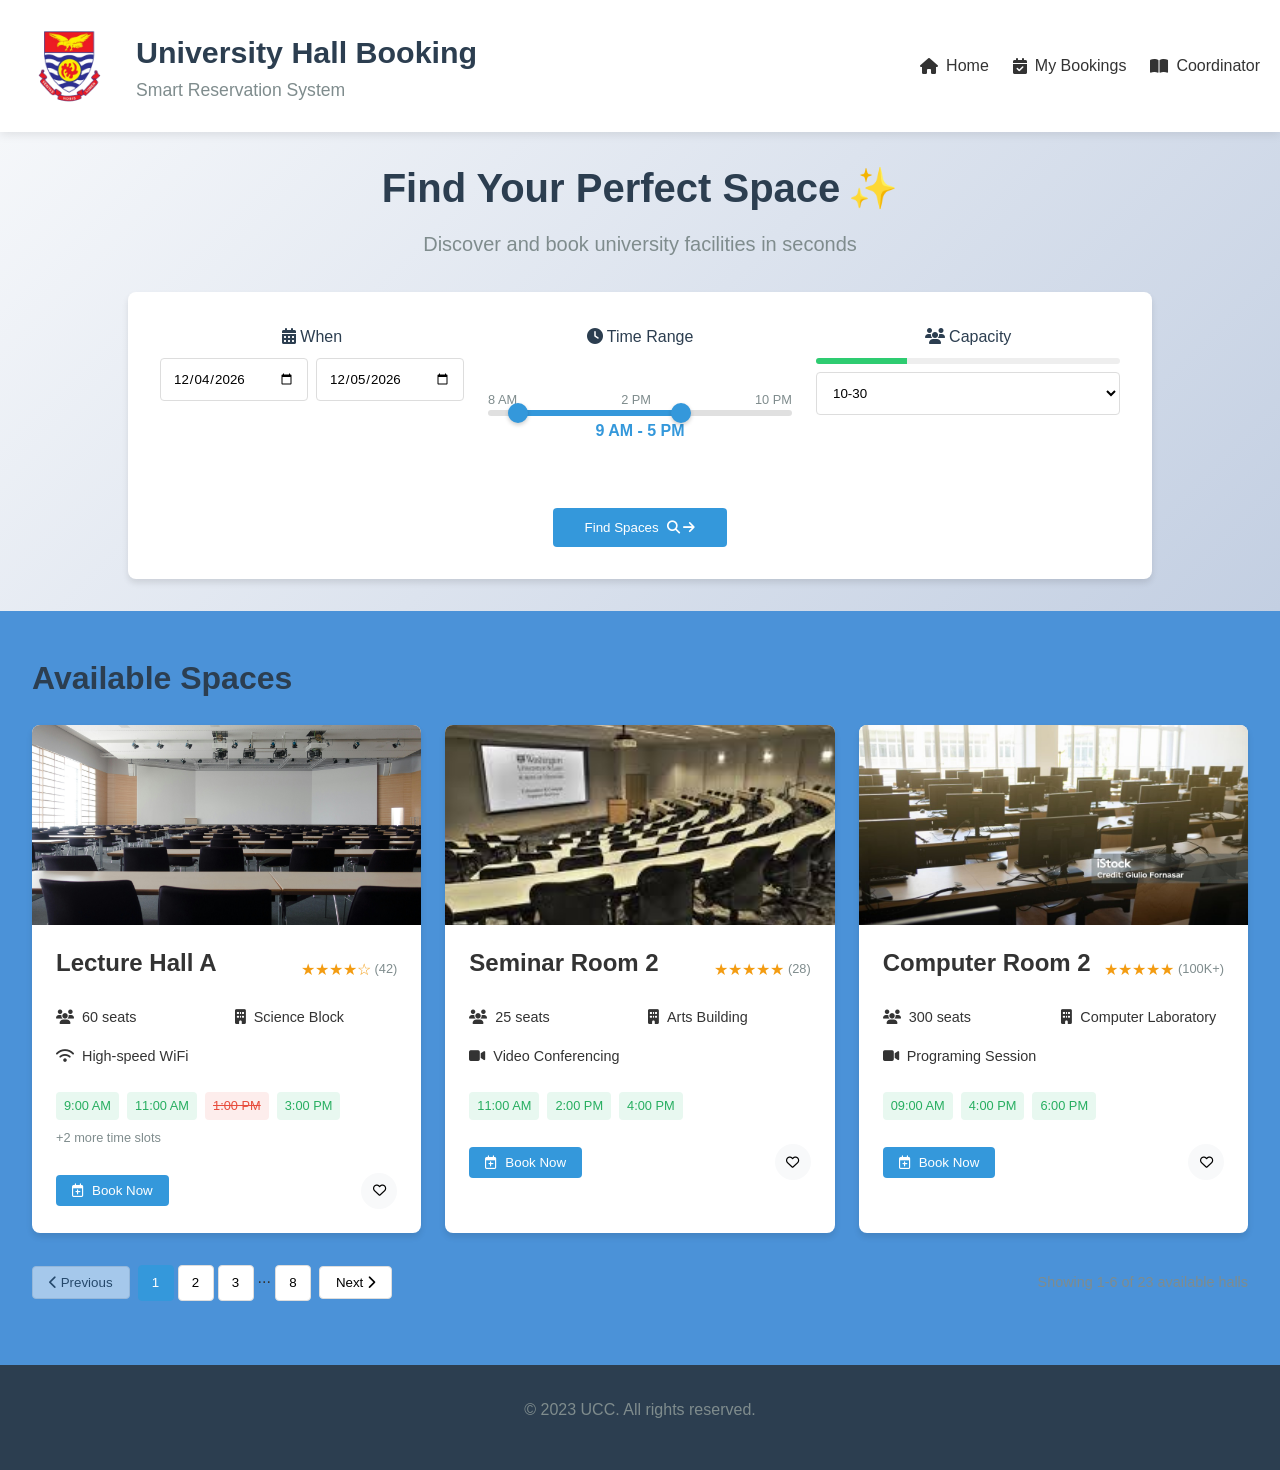
<file: index.html>
<!DOCTYPE html>
<html lang="en">
<head>
    <meta charset="UTF-8">
    <meta name="viewport" content="width=device-width, initial-scale=1.0">
    <title>University Hall Booking</title>
    <link rel="stylesheet" href="https://cdnjs.cloudflare.com/ajax/libs/font-awesome/6.4.0/css/all.min.css">
    <link rel="stylesheet" type="text/css" href="/css/style.css">
</head>

<body>
    <header class="main-header">
    <div class="container">
        <div class="header-content">
        <div class="logo-container">
            <img src="/images/ucc.png" alt="University Logo" class="logo-image">
            <a href="index.html" class="logo">
            <div class="logo-text">
                <span class="logo-title">University Hall Booking</span>
                <span class="logo-subtitle">Smart Reservation System</span>
            </div>
            </a>
        </div>
        <nav class="main-nav">
            <ul class="nav-list">
            <li class="nav-item"><a href="index.html" class="nav-link"><i class="fas fa-home"></i> Home</a></li>
            <li class="nav-item"><a href="MyBookings.html" class="nav-link"><i class="fas fa-calendar-check"></i> My Bookings</a></li>
            <li class="nav-item"><a href="coordinator.html" class="nav-link"><i class="fas fa-book-open"></i> Coordinator</a></li>
            </ul>
        </nav>
        <!-- Mobile Hamburger Menu Button -->
        <button class="mobile-menu-toggle" aria-label="Open menu">
            <i class="fas fa-bars"></i>
        </button>
        </div>
    </div>
    <!-- Mobile Nav Drawer -->
    <nav class="mobile-nav">
        <div class="mobile-nav-content">
        <div class="mobile-nav-list">
            <a href="/index.html"><i class="fas fa-home"></i> Home</a>
            <a href="/MyBookings.html"><i class="fas fa-calendar-check"></i> My Bookings</a>
            <a href="/coordinator.html"><i class="fas fa-book-open"></i> Coordinator</a>
        </div>
        </div>
    </nav>
    </header>

    
    <section class="search-section">
        <div class="search-container">
            <!-- Animated Background -->
            <div class="search-background">
                <div class="animated-wave"></div>
                <div class="particle-container"></div>
            </div>
            
            <!-- Main Content -->
            <div class="search-content">
                <h2 class="search-title">
                    <span class="title-text">Find Your Perfect Space</span>
                    <span class="title-icon">✨</span>
            </h2>
            <p class="search-subtitle">Discover and book university facilities in seconds</p>

            <!-- Smart Search Form -->
            <form class="search-form" id="smart-search-form">
                <!-- Form Tabs -->
                

                <!-- Tab Contents -->
                <div class="tab-content active" data-tab-content="quick-search">
                    <div class="smart-form-grid">
                        <!-- Date Picker with Visual Calendar -->
                        <div class="form-group calendar-group">
                            <label for="date">
                                <i class="fas fa-calendar-alt"></i> When
                            </label>
                            <div class="date-input-container">
                                <input type="date" id="startDate" class="date-input" required>
                                <input type="date" id="endDate" class="date-input" required>
                            </div>
                        </div>

                        <!-- Time Range Selector -->
                        <div class="form-group time-group">
                            <label for="time-range">
                                <i class="fas fa-clock"></i> Time Range
                            </label>
                            <div class="time-range-slider">
                                <div class="slider-track"></div>
                                <input type="range" class="slider-thumb start-time" min="8" max="22" value="9">
                                <input type="range" class="slider-thumb end-time" min="8" max="22" value="17">
                                <div class="time-labels">
                                    <span>8 AM</span>
                                    <span>2 PM</span>
                                    <span>10 PM</span>
                                </div>
                                <div class="time-display">9 AM - 5 PM</div>
                            </div>
                        </div>

                        <!-- Capacity Selector with Visual Meter -->
                        <div class="form-group capacity-group">
                            <label for="capacity">
                                <i class="fas fa-users"></i> Capacity
                            </label>
                            <div class="capacity-selector">
                                <div class="capacity-meter">
                                    <div class="meter-fill" style="width: 30%"></div>
                                </div>
                                <select id="capacity" class="styled-select">
                                    <option value="10">10-30</option>
                                    <option value="30">30-50</option>
                                    <option value="50">50-100</option>
                                    <option value="100">100+</option>
                                </select>
                            </div>
                        </div>

                        <!-- Smart Suggestions -->
                        
                    </div>
                </div>

                <!-- Advanced Search Tab (hidden by default) -->
                <div class="tab-content" data-tab-content="advanced-search">
                    <!-- Advanced form content would go here -->
                </div>

                <!-- Recent Bookings Tab (hidden by default) -->
                <div class="tab-content" data-tab-content="recent-bookings">
                    <!-- Recent bookings content would go here -->
                </div>

                <!-- Form Actions -->
                <div class="form-actions">
                    <button type="submit" class="search-btn">
                        <span class="btn-text">Find Spaces</span>
                        <span class="btn-icon">
                            <i class="fas fa-search"></i>
                            <i class="fas fa-arrow-right"></i>
                        </span>
                    </button>
                    
                </div>
            </form>

            
            
        </div>
    </div>
    </section>

    <section class="results-section">
    <!-- Dynamic Results Header -->
    <div class="results-header">
        <div class="header-content">
            <h2 class="dynamic-title">
                <span class="title-text">Available Spaces</span>
                </span>
            </h2>
        </div>

    <div class="hall-grid" id="results-view">
        <!-- Hall Card 1 with enhanced features -->
        <div class="hall-card">
            <div class="card-badge popular">Most Booked</div>
            <div class="hall-image">
                <img src="/images/lecture-hall.jpg" alt="Lecture Hall A" loading="lazy">
                <div class="image-overlay">
                    <button class="quick-view-btn" data-hall="lecture-a">
                        <i class="fas fa-expand"></i> Quick View
                    </button>
                </div>
            </div>
            <div class="hall-info">
                <div class="hall-header">
                    <h3>Lecture Hall A</h3>
                    <div class="rating" aria-label="Rating: 4.5 out of 5">
                        <span class="stars">★★★★☆</span>
                        <span class="rating-count">(42)</span>
                    </div>
                </div>
                
                <div class="hall-meta">
                    <div class="meta-item">
                        <i class="fas fa-users"></i>
                        <span>60 seats</span>
                    </div>
                    <div class="meta-item">
                        <i class="fas fa-building"></i>
                        <span>Science Block</span>
                    </div>
                    <div class="meta-item">
                        <i class="fas fa-wifi"></i>
                        <span>High-speed WiFi</span>
                    </div>
                </div>
                
                <div class="availability">
                    <div class="time-slots">
                        <span class="slot available">9:00 AM</span>
                        <span class="slot available">11:00 AM</span>
                        <span class="slot booked">1:00 PM</span>
                        <span class="slot available">3:00 PM</span>
                    </div>
                    <div class="more-slots">+2 more time slots</div>
                </div>
                
                <div class="card-footer">
                    <button class="book-btn" data-hall="lecture-a">
                        <i class="far fa-calendar-plus"></i> Book Now
                    </button>
                    <button class="fav-btn" aria-label="Add to favorites">
                        <i class="far fa-heart"></i>
                    </button>
                </div>
            </div>
        </div>
        
        <!-- Hall Card 2 with different features -->
        <div class="hall-card">
            <div class="card-badge new">Newly Renovated</div>
            <div class="hall-image">
                <img src="/images/seminar-room.jpg" alt="Seminar Room 2" loading="lazy">
                <div class="image-overlay">
                    <button class="quick-view-btn" data-hall="seminar-2">
                        <i class="fas fa-expand"></i> Quick View
                    </button>
                </div>
            </div>
            <div class="hall-info">
                <div class="hall-header">
                    <h3>Seminar Room 2</h3>
                    <div class="rating" aria-label="Rating: 4.8 out of 5">
                        <span class="stars">★★★★★</span>
                        <span class="rating-count">(28)</span>
                    </div>
                </div>
                
                <div class="hall-meta">
                    <div class="meta-item">
                        <i class="fas fa-users"></i>
                        <span>25 seats</span>
                    </div>
                    <div class="meta-item">
                        <i class="fas fa-building"></i>
                        <span>Arts Building</span>
                    </div>
                    <div class="meta-item">
                        <i class="fas fa-video"></i>
                        <span>Video Conferencing</span>
                    </div>
                </div>
                
                <div class="availability">
                    <div class="time-slots">
                        <span class="slot available">11:00 AM</span>
                        <span class="slot available">2:00 PM</span>
                        <span class="slot available">4:00 PM</span>
                    </div>
                </div>
                
                <div class="card-footer">
                    <button class="book-btn" data-hall="seminar-2">
                        <i class="far fa-calendar-plus"></i> Book Now
                    </button>
                    <button class="fav-btn" aria-label="Add to favorites">
                        <i class="far fa-heart"></i>
                    </button>
                </div>
            </div>
        </div>
        <div class="hall-card">
            <div class="card-badge new">Newly Built</div>
            <div class="hall-image">
                <img src="/images/cs.jpg" alt="Computer Room" loading="lazy">
                <div class="image-overlay">
                    <button class="quick-view-btn" data-hall="seminar-2">
                        <i class="fas fa-expand"></i> Quick View
                    </button>
                </div>
            </div>
            <div class="hall-info">
                <div class="hall-header">
                    <h3>Computer Room 2</h3>
                    <div class="rating" aria-label="Rating: 4.9 out of 5">
                        <span class="stars">★★★★★</span>
                        <span class="rating-count">(100K+)</span>
                    </div>
                </div>
                
                <div class="hall-meta">
                    <div class="meta-item">
                        <i class="fas fa-users"></i>
                        <span>300 seats</span>
                    </div>
                    <div class="meta-item">
                        <i class="fas fa-building"></i>
                        <span>Computer Laboratory</span>
                    </div>
                    <div class="meta-item">
                        <i class="fas fa-video"></i>
                        <span>Programing Session</span>
                    </div>
                </div>
                
                <div class="availability">
                    <div class="time-slots">
                        <span class="slot available">09:00 AM</span>
                        <span class="slot available">4:00 PM</span>
                        <span class="slot available">6:00 PM</span>
                    </div>
                </div>
                
                <div class="card-footer">
                    <button class="book-btn" data-hall="seminar-3">
                        <i class="far fa-calendar-plus"></i> Book Now
                    </button>
                    <button class="fav-btn" aria-label="Add to favorites">
                        <i class="far fa-heart"></i>
                    </button>
                </div>
            </div>
        </div>
    </div>

    <div class="results-footer">
        <div class="pagination">
            <button class="page-btn disabled">
                <i class="fas fa-chevron-left"></i> Previous
            </button>
            <span class="page-numbers">
                <button class="page-num active">1</button>
                <button class="page-num">2</button>
                <button class="page-num">3</button>
                <span>...</span>
                <button class="page-num">8</button>
            </span>
            <button class="page-btn">
                Next <i class="fas fa-chevron-right"></i>
            </button>
        </div>
        <div class="results-count">Showing 1-6 of 23 available halls</div>
    </div>
    </section>

<footer>
    <p>© 2023 UCC. All rights reserved.</p>
</footer>


<!-- Booking Request Modal -->
<div id="bookingModal" class="modal" role="dialog" aria-hidden="true" aria-labelledby="bookingModalTitle">
  <div class="modal-content">
    <h3 id="bookingModalTitle">Request Booking</h3>
    <form id="bookingForm">
      <input type="hidden" id="modalHallId">
      <div class="form-group">
        <label for="modalName">Name:</label>
        <input type="text" id="modalName" name="name" required>
      </div>
      <div class="form-group">
        <label for="modalEmail">Email:</label>
        <input type="email" id="modalEmail" name="email" required>
      </div>
      <div class="form-group">
        <label for="modalDate">Date:</label>
        <input type="date" id="modalDate" name="date" required>
      </div>
      <div class="form-group">
        <label for="modalTime">Time:</label>
        <select id="modalTime" name="time" required>
          <option value="">Select a time</option>
          <option value="08:00">08:00</option>
          <option value="10:00">10:00</option>
          <option value="12:00">12:00</option>
          <option value="14:00">14:00</option>
          <option value="16:00">16:00</option>
          <option value="18:00">18:00</option>
        </select>
      </div>
      <div class="modal-actions flex-between">
        <button type="button" class="btn btn-secondary" id="modalCloseBtn">Cancel</button>
        <button type="submit" class="btn btn-primary">Submit</button>
      </div>
    </form>
  </div>
</div>

<!-- Confirmation Modal -->
<div id="confirmBookingModal" class="modal" role="dialog" aria-hidden="true" aria-labelledby="confirmBookingTitle">
  <div class="modal-content">
    <h3 id="confirmBookingTitle">Confirm Your Booking</h3>
    <div id="confirmBookingBody"></div>
    <div class="modal-actions flex-between">
      <button type="button" class="btn btn-secondary" id="confirmCancelBtn">Cancel</button>
      <button type="button" class="btn btn-primary" id="confirmSubmitBtn">Confirm Booking</button>
    </div>
  </div>
</div>

<!-- Coordinator Login Modal -->
<div id="loginModal" class="modal" aria-hidden="true" aria-labelledby="loginTitle">
  <div class="modal-content">
    <h3 id="loginTitle">Coordinator Login</h3>
    <form id="loginForm">
      <div class="form-group">
        <label for="loginUser">Username:</label>
        <input type="text" id="loginUser" name="username"  required>
      </div>
      <div class="form-group">
        <label for="loginPass">Password:</label>
        <input type="password" id="loginPass" name="password" a required>
      </div>
      <div id="loginError" style="color:#e74c3c; min-height:22px; font-size:0.98em; margin-bottom:7px; text-align:center;"></div>
      <div class="modal-actions flex-between">
        <button type="button" class="btn btn-secondary" id="loginCancelBtn">Cancel</button>
        <button type="submit" class="btn btn-primary">Login</button>
      </div>
    </form>
  </div>
</div>


<script src="/js/search.js">
    
</script>


</body>
</html>
</file>
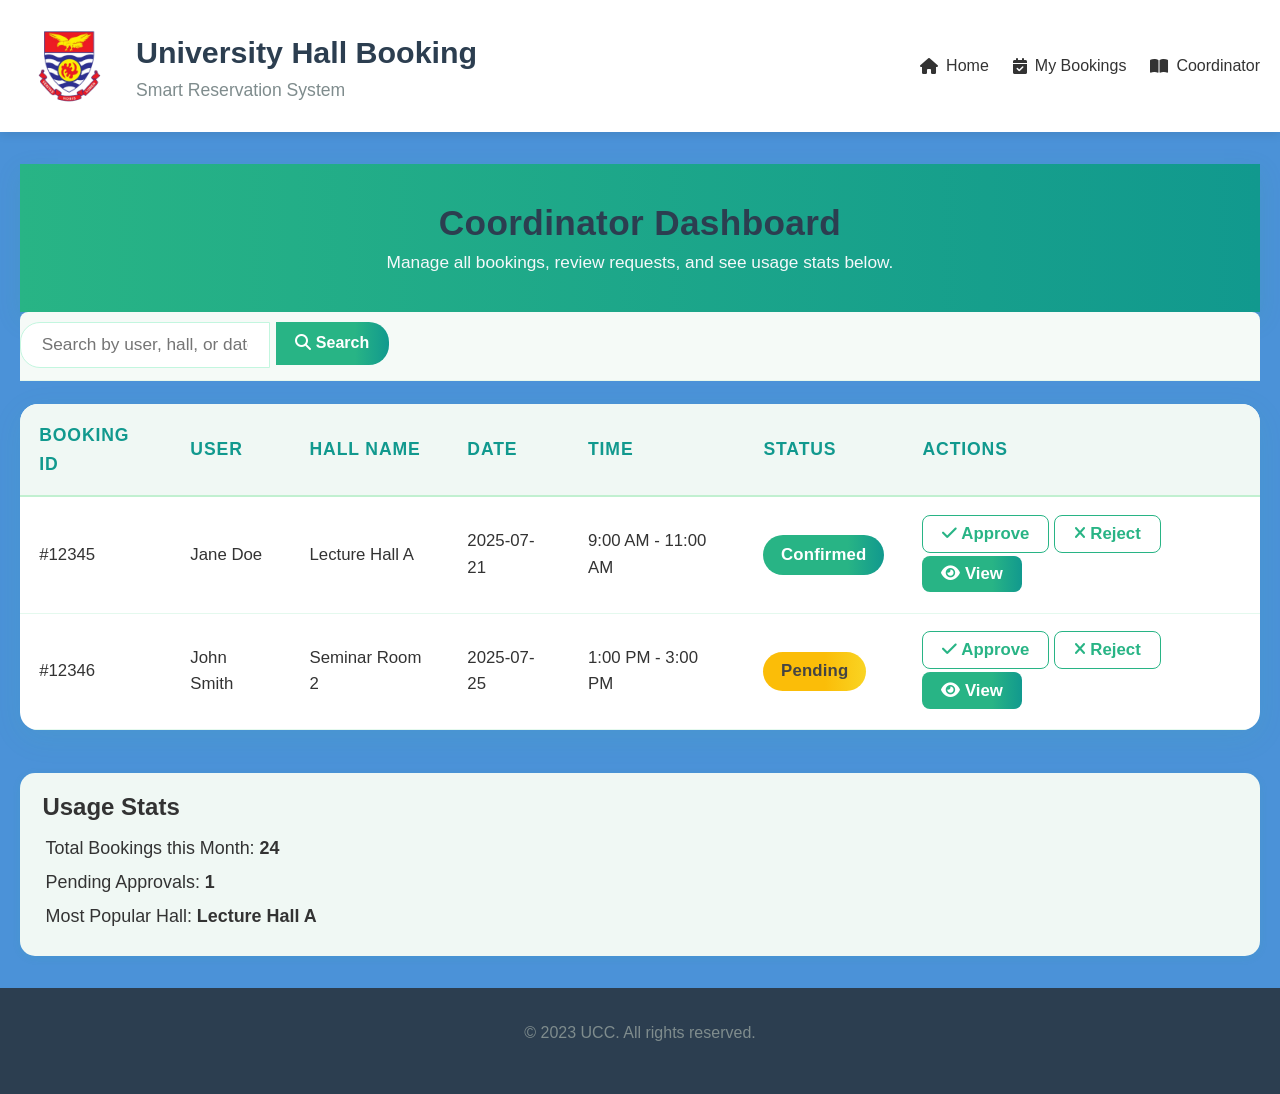
<file: coordinator.html>
<!DOCTYPE html>
<html lang="en">
<head>
    <meta charset="UTF-8">
    <meta name="viewport" content="width=device-width, initial-scale=1.0">
    <title>Coordinator Dashboard</title>
    
    <link rel="stylesheet" type="text/css" href="/css/style.css">
    <link rel="stylesheet" type="text/css" href="/css/coordinator.css">
    <link rel="stylesheet" href="https://cdnjs.cloudflare.com/ajax/libs/font-awesome/6.4.0/css/all.min.css">
    
</head>
<body>
    <header class="main-header">
  <div class="container">
    <div class="header-content">
      <div class="logo-container">
        <img src="/images/ucc.png" alt="University Logo" class="logo-image">
        <a href="/index.html" class="logo">
          <div class="logo-text">
            <span class="logo-title">University Hall Booking</span>
            <span class="logo-subtitle">Smart Reservation System</span>
          </div>
        </a>
      </div>
      <nav class="main-nav">
        <ul class="nav-list">
          <li class="nav-item"><a href="/index.html" class="nav-link"><i class="fas fa-home"></i> Home</a></li>
          <li class="nav-item"><a href="/MyBookings.html" class="nav-link"><i class="fas fa-calendar-check"></i> My Bookings</a></li>
          <li class="nav-item"><a href="/coordinator.html" class="nav-link"><i class="fas fa-book-open"></i> Coordinator</a></li>
        </ul>
      </nav>
      <!-- Mobile Hamburger Menu Button -->
      <button class="mobile-menu-toggle" aria-label="Open menu">
        <i class="fas fa-bars"></i>
      </button>
    </div>
  </div>
  <!-- Mobile Nav Drawer -->
  <nav class="mobile-nav">
    <div class="mobile-nav-content">
      <div class="mobile-nav-list">
        <a href="index.html"><i class="fas fa-home"></i> Home</a>
        <a href="MyBookings.html"><i class="fas fa-calendar-check"></i> My Bookings</a>
        <a href="coordinator.html"><i class="fas fa-book-open"></i> Coordinator</a>
      </div>
    </div>
  </nav>
</header>


    <section class="container" style="margin-top:2rem; margin-bottom:2rem;">
        <div class="coordinator-header">
        <h2>Coordinator Dashboard</h2>
        <p>Manage all bookings, review requests, and see usage stats below.</p>
        </div>

        <div class="cd-table-search">
            <input type="text" class="date-input" style="width:250px;" placeholder="Search by user, hall, or date...">
            <button class="btn btn-primary btn-sm"><i class="fas fa-search"></i> Search</button>
        </div>
        <div class="cd-table-wrap">
            <table class="cd-table">
                <thead>
                    <tr>
                        <th>Booking ID</th>
                        <th>User</th>
                        <th>Hall Name</th>
                        <th>Date</th>
                        <th>Time</th>
                        <th>Status</th>
                        <th>Actions</th>
                    </tr>
                </thead>
                <tbody>
                    <tr data-booking='{"id":"12345","user":"Jane Doe","hall":"Lecture Hall A","date":"2025-07-21","time":"9:00 AM - 11:00 AM","status":"Confirmed"}'>
                        <td>#12345</td>
                        <td>Jane Doe</td>
                        <td>Lecture Hall A</td>
                        <td>2025-07-21</td>
                        <td>9:00 AM - 11:00 AM</td>
                        <td><span class="cd-badge cd-badge-confirmed">Confirmed</span></td>
                        <td>
                            <button class="btn btn-outline btn-sm cd-approve-btn"><i class="fas fa-check"></i> Approve</button>
                            <button class="btn btn-outline btn-sm cd-reject-btn"><i class="fas fa-times"></i> Reject</button>
                            <button class="btn btn-primary btn-sm cd-view-btn"><i class="fas fa-eye"></i> View</button>
                        </td>
                    </tr>
                    <tr data-booking='{"id":"12346","user":"John Smith","hall":"Seminar Room 2","date":"2025-07-25","time":"1:00 PM - 3:00 PM","status":"Pending"}'>
                        <td>#12346</td>
                        <td>John Smith</td>
                        <td>Seminar Room 2</td>
                        <td>2025-07-25</td>
                        <td>1:00 PM - 3:00 PM</td>
                        <td><span class="cd-badge cd-badge-pending">Pending</span></td>
                        <td>
                            <button class="btn btn-outline btn-sm cd-approve-btn"><i class="fas fa-check"></i> Approve</button>
                            <button class="btn btn-outline btn-sm cd-reject-btn"><i class="fas fa-times"></i> Reject</button>
                            <button class="btn btn-primary btn-sm cd-view-btn"><i class="fas fa-eye"></i> View</button>
                        </td>
                    </tr>
                </tbody>
            </table>
        </div>
        <div class="cd-stats">
            <h3>Usage Stats</h3>
            <ul>
                <li>Total Bookings this Month: <strong>24</strong></li>
                <li>Pending Approvals: <strong>1</strong></li>
                <li>Most Popular Hall: <strong>Lecture Hall A</strong></li>
            </ul>
        </div>
    </section>

    <!-- Modal for View Details -->
    <div id="cd-modal" class="cd-modal">
        <div class="cd-modal-content">
            <span class="cd-modal-close">&times;</span>
            <h3>Booking Details</h3>
            <div id="cd-modal-body"></div>
        </div>
    </div>

    <!-- Confirm Modal -->
    <div id="cd-confirm-modal" class="cd-modal">
        <div class="cd-modal-content">
            <span class="cd-modal-close">&times;</span>
            <h3 id="cd-confirm-title"></h3>
            <p id="cd-confirm-message"></p>
            <button class="btn btn-outline btn-sm" id="cd-confirm-action">Yes</button>
            <button class="btn btn-primary btn-sm cd-modal-close">No, Go Back</button>
        </div>
    </div>

    <footer>
        <p>© 2023 UCC. All rights reserved.</p>
    </footer>

<script>
const cdModal = document.getElementById('cd-modal');
const cdModalBody = document.getElementById('cd-modal-body');
const cdConfirmModal = document.getElementById('cd-confirm-modal');
const cdConfirmTitle = document.getElementById('cd-confirm-title');
const cdConfirmMessage = document.getElementById('cd-confirm-message');
let currentCDRow = null, cdAction = null;

document.querySelectorAll('.cd-view-btn').forEach(btn => {
    btn.addEventListener('click', function() {
        const row = this.closest('tr');
        const data = JSON.parse(row.dataset.booking);
        const statusLower = data.status.toLowerCase();
        let badgeClass = '';
        if (statusLower === 'confirmed') badgeClass = 'cd-badge-confirmed';
        else if (statusLower === 'pending') badgeClass = 'cd-badge-pending';
        else if (statusLower === 'rejected') badgeClass = 'cd-badge-rejected';

        console.log('statusLower:', statusLower, 'badgeClass:', badgeClass); // debug line

        cdModalBody.innerHTML = `
            <ul>
                <li><i class="fas fa-key"></i> <strong>Booking ID:</strong> #${data.id}</li>
                <li><i class="fas fa-user"></i> <strong>User:</strong> ${data.user}</li>
                <li><i class="fas fa-university"></i> <strong>Hall Name:</strong> ${data.hall}</li>
                <li><i class="fas fa-calendar"></i> <strong>Date:</strong> ${data.date}</li>
                <li><i class="fas fa-clock"></i> <strong>Time:</strong> ${data.time}</li>
                <li><i class="fas fa-tag"></i> <strong>Status:</strong> <span class="cd-badge ${badgeClass}">${data.status}</span></li>
            </ul>
        `;

        cdModal.style.display = 'block';
    });
});
document.querySelectorAll('.cd-approve-btn').forEach(btn => {
    btn.addEventListener('click', function() {
        currentCDRow = this.closest('tr');
        cdAction = 'approve';
        cdConfirmTitle.textContent = "Approve Booking";
        cdConfirmMessage.textContent = "Are you sure you want to approve this booking?";
        cdConfirmModal.style.display = 'block';
    });
});
document.querySelectorAll('.cd-reject-btn').forEach(btn => {
    btn.addEventListener('click', function() {
        currentCDRow = this.closest('tr');
        cdAction = 'reject';
        cdConfirmTitle.textContent = "Reject Booking";
        cdConfirmMessage.textContent = "Are you sure you want to reject this booking?";
        cdConfirmModal.style.display = 'block';
    });
});
document.querySelectorAll('.cd-modal-close').forEach(btn => {
    btn.addEventListener('click', function() {
        cdModal.style.display = 'none';
        cdConfirmModal.style.display = 'none';
    });
});
document.getElementById('cd-confirm-action').addEventListener('click', function() {
    if (currentCDRow && cdAction) {
        const badge = currentCDRow.querySelector('.cd-badge');
        if (cdAction === 'approve') {
            badge.textContent = 'Confirmed';
            badge.className = 'cd-badge cd-badge-confirmed';
        } else if (cdAction === 'reject') {
            badge.textContent = 'Rejected';
            badge.className = 'cd-badge cd-badge-rejected';
}

// --- PATCH: update data-booking for the row ---
let rowData = JSON.parse(currentCDRow.dataset.booking);
if (cdAction === 'approve') rowData.status = 'Confirmed';
else if (cdAction === 'reject') rowData.status = 'Rejected';
currentCDRow.dataset.booking = JSON.stringify(rowData);

cdConfirmModal.style.display = 'none';

    }
});
window.onclick = function(event) {
    if (event.target === cdModal) cdModal.style.display = 'none';
    if (event.target === cdConfirmModal) cdConfirmModal.style.display = 'none';
};



document.addEventListener('DOMContentLoaded', function() {
  const mobileMenuToggle = document.querySelector('.mobile-menu-toggle');
  const mobileNav = document.querySelector('.mobile-nav');
  if (mobileMenuToggle && mobileNav) {
    mobileMenuToggle.addEventListener('click', function() {
      mobileNav.classList.toggle('active');
      const icon = this.querySelector('i');
      icon.classList.toggle('fa-bars');
      icon.classList.toggle('fa-times');
    });
    // Optional: close on menu link click
    mobileNav.querySelectorAll('a').forEach(link => {
      link.addEventListener('click', function() {
        mobileNav.classList.remove('active');
        const icon = mobileMenuToggle.querySelector('i');
        icon.classList.remove('fa-times');
        icon.classList.add('fa-bars');
      });
    });
  }
});

</script>
</body>
</html>
</file>
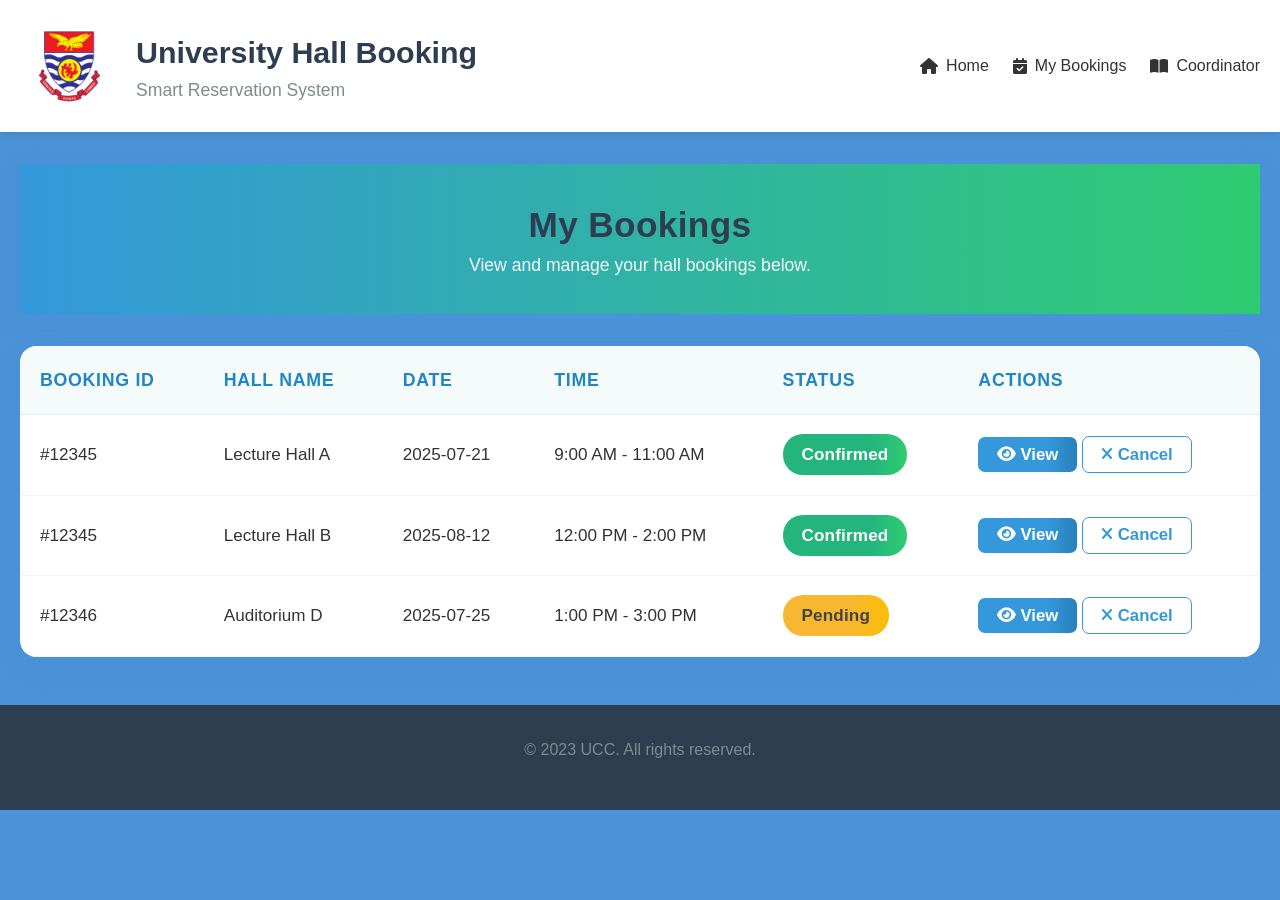
<file: MyBookings.html>
<!DOCTYPE html>
<html lang="en">
<head>
    <meta charset="UTF-8">
    <meta name="viewport" content="width=device-width, initial-scale=1.0">
    <title>My Bookings</title>
    <link rel="stylesheet" href="https://cdnjs.cloudflare.com/ajax/libs/font-awesome/6.4.0/css/all.min.css">
    <link rel="stylesheet" type="text/css" href="/css/style.css">

    <link rel="stylesheet" type="text/css" href="/css/mybookings.css">
</head>
<body>
  <header class="main-header">
  <div class="container">
    <div class="header-content">
      <div class="logo-container">
        <img src="/images/ucc.png" alt="University Logo" class="logo-image">
        <a href="/index.html" class="logo">
          <div class="logo-text">
            <span class="logo-title">University Hall Booking</span>
            <span class="logo-subtitle">Smart Reservation System</span>
          </div>
        </a>
      </div>
      <nav class="main-nav">
        <ul class="nav-list">
          <li class="nav-item"><a href="/index.html" class="nav-link"><i class="fas fa-home"></i> Home</a></li>
          <li class="nav-item"><a href="/MyBookings.html" class="nav-link"><i class="fas fa-calendar-check"></i> My Bookings</a></li>
          <li class="nav-item"><a href="/coordinator.html" class="nav-link"><i class="fas fa-book-open"></i> Coordinator</a></li>
        </ul>
      </nav>
      <!-- Mobile Hamburger Menu Button -->
      <button class="mobile-menu-toggle" aria-label="Open menu">
        <i class="fas fa-bars"></i>
      </button>
    </div>
  </div>
  <!-- Mobile Nav Drawer -->
  <nav class="mobile-nav">
    <div class="mobile-nav-content">
      <div class="mobile-nav-list">
        <a href="index.html"><i class="fas fa-home"></i> Home</a>
        <a href="MyBookings.html"><i class="fas fa-calendar-check"></i> My Bookings</a>
        <a href="coordinator.html"><i class="fas fa-book-open"></i> Coordinator</a>
      </div>
    </div>
  </nav>
</header>


    <section class="container" style="margin-top:2rem; margin-bottom:2rem;">
        <div class="mybookings-header">
        <h2>My Bookings</h2>
        <p>View and manage your hall bookings below.</p>
        </div>

        <div class="mb-table-wrap">
            <table class="mb-table">
                <thead>
                    <tr>
                        <th>Booking ID</th>
                        <th>Hall Name</th>
                        <th>Date</th>
                        <th>Time</th>
                        <th>Status</th>
                        <th>Actions</th>
                    </tr>
                </thead>
                <tbody>
                    <tr data-booking='{"id":"12345","hall":"Lecture Hall A","date":"2025-07-21","time":"9:00 AM - 11:00 AM","status":"Confirmed"}'>
                        <td>#12345</td>
                        <td>Lecture Hall A</td>
                        <td>2025-07-21</td>
                        <td>9:00 AM - 11:00 AM</td>
                        <td><span class="mb-badge mb-badge-confirmed">Confirmed</span></td>
                        <td>
                            <button class="btn btn-primary btn-sm mb-view-btn"><i class="fas fa-eye"></i> View</button>
                            <button class="btn btn-outline btn-sm mb-cancel-btn"><i class="fas fa-times"></i> Cancel</button>
                        </td>
                    </tr>
                    <tr data-booking='{"id":"123435","hall":"Lecture Hall B","date":"2025-07-21","time":"9:00 AM - 11:00 AM","status":"Confirmed"}'>
                        <td>#12345</td>
                        <td>Lecture Hall B</td>
                        <td>2025-08-12</td>
                        <td>12:00 PM - 2:00 PM</td>
                        <td><span class="mb-badge mb-badge-confirmed">Confirmed</span></td>
                        <td>
                            <button class="btn btn-primary btn-sm mb-view-btn"><i class="fas fa-eye"></i> View</button>
                            <button class="btn btn-outline btn-sm mb-cancel-btn"><i class="fas fa-times"></i> Cancel</button>
                        </td>
                    </tr>
                    <tr data-booking='{"id":"12346","hall":"Auditorium","date":"2025-07-25","time":"1:00 PM - 3:00 PM","status":"Pending"}'>
                        <td>#12346</td>
                        <td>Auditorium D</td>
                        <td>2025-07-25</td>
                        <td>1:00 PM - 3:00 PM</td>
                        <td><span class="mb-badge mb-badge-pending">Pending</span></td>
                        <td>
                            <button class="btn btn-primary btn-sm mb-view-btn"><i class="fas fa-eye"></i> View</button>
                            <button class="btn btn-outline btn-sm mb-cancel-btn"><i class="fas fa-times"></i> Cancel</button>
                        </td>
                    </tr>

                </tbody>
            </table>
        </div>
    </section>

    <!-- Modal for View Details -->
    <div id="mb-modal" class="mb-modal">
        <div class="mb-modal-content">
            <span class="mb-modal-close">&times;</span>
            <h3>Booking Details</h3>
            <div id="mb-modal-body"></div>
        </div>
    </div>

    <!-- Confirm Cancel Modal -->
    <div id="mb-cancel-modal" class="mb-modal">
        <div class="mb-modal-content">
            <span class="mb-modal-close">&times;</span>
            <h3>Cancel Booking</h3>
            <p>Are you sure you want to cancel this booking?</p>
            <button class="btn btn-outline btn-sm" id="mb-cancel-confirm">Yes, Cancel</button>
            <button class="btn btn-primary btn-sm mb-modal-close">No, Go Back</button>
        </div>
    </div>

    <!-- Coordinator Login Modal -->
<div id="loginModal" class="modal" aria-hidden="true" aria-labelledby="loginTitle">
  <div class="modal-content">
    <h3 id="loginTitle">Coordinator Login</h3>
    <form id="loginForm">
      <div class="form-group">
        <label for="loginUser">Username:</label>
        <input type="text" id="loginUser" name="username"  required>
      </div>
      <div class="form-group">
        <label for="loginPass">Password:</label>
        <input type="password" id="loginPass" name="password" a required>
      </div>
      <div id="loginError" style="color:#e74c3c; min-height:22px; font-size:0.98em; margin-bottom:7px; text-align:center;"></div>
      <div class="modal-actions flex-between">
        <button type="button" class="btn btn-secondary" id="loginCancelBtn">Cancel</button>
        <button type="submit" class="btn btn-primary">Login</button>
      </div>
    </form>
  </div>
</div>


    <footer>
        <p>© 2023 UCC. All rights reserved.</p>
    </footer>
<script>
// Modal logic
const mbModal = document.getElementById('mb-modal');
const mbModalBody = document.getElementById('mb-modal-body');
const mbCancelModal = document.getElementById('mb-cancel-modal');
let currentBookingRow = null;

document.querySelectorAll('.mb-view-btn').forEach(btn => {
    btn.addEventListener('click', function() {
        const row = this.closest('tr');
        const data = JSON.parse(row.dataset.booking);
        const statusLower = data.status.toLowerCase();
        let badgeClass = '';
        if (statusLower === 'confirmed') badgeClass = 'mb-badge-confirmed';
        else if (statusLower === 'pending') badgeClass = 'mb-badge-pending';
        else if (statusLower === 'cancelled') badgeClass = 'mb-badge-cancelled';

        mbModalBody.innerHTML = `
            <ul>
                <li><i class="fas fa-key"></i> <strong>Booking ID:</strong> #${data.id}</li>
                <li><i class="fas fa-university"></i> <strong>Hall Name:</strong> ${data.hall}</li>
                <li><i class="fas fa-calendar"></i> <strong>Date:</strong> ${data.date}</li>
                <li><i class="fas fa-clock"></i> <strong>Time:</strong> ${data.time}</li>
                <li><i class="fas fa-tag"></i> <strong>Status:</strong> <span class="mb-badge ${badgeClass}">${data.status}</span></li>
            </ul>
        `;

        mbModal.style.display = 'block';
    });
});
document.querySelectorAll('.mb-cancel-btn').forEach(btn => {
    btn.addEventListener('click', function() {
        currentBookingRow = this.closest('tr');
        mbCancelModal.style.display = 'block';
    });
});
document.querySelectorAll('.mb-modal-close').forEach(btn => {
    btn.addEventListener('click', function() {
        mbModal.style.display = 'none';
        mbCancelModal.style.display = 'none';
    });
});
document.getElementById('mb-cancel-confirm').addEventListener('click', function() {
    if (currentBookingRow) {
    // Simulate cancel: change status text
    currentBookingRow.querySelector('.mb-badge').textContent = 'Cancelled';
    currentBookingRow.querySelector('.mb-badge').className = 'mb-badge mb-badge-cancelled';
    // Update the data-booking status!
    let bookingData = JSON.parse(currentBookingRow.dataset.booking);
    bookingData.status = 'Cancelled';
    currentBookingRow.dataset.booking = JSON.stringify(bookingData);

    mbCancelModal.style.display = 'none';
}

});
window.onclick = function(event) {
    if (event.target === mbModal) mbModal.style.display = 'none';
    if (event.target === mbCancelModal) mbCancelModal.style.display = 'none';
};


document.addEventListener('DOMContentLoaded', function() {
    const mobileMenuToggle = document.querySelector('.mobile-menu-toggle');
    const mobileNav = document.querySelector('.mobile-nav');
    if (mobileMenuToggle && mobileNav) {
        mobileMenuToggle.addEventListener('click', function() {
        mobileNav.classList.toggle('active');
        const icon = this.querySelector('i');
        icon.classList.toggle('fa-bars');
        icon.classList.toggle('fa-times');
        });
        // Optional: close on menu link click
        mobileNav.querySelectorAll('a').forEach(link => {
        link.addEventListener('click', function() {
            mobileNav.classList.remove('active');
            const icon = mobileMenuToggle.querySelector('i');
            icon.classList.remove('fa-times');
            icon.classList.add('fa-bars');
        });
    });
  }
});

// --- Coordinator Login Modal ---
document.addEventListener("DOMContentLoaded", function() {
  // Intercept Coordinator nav link
  const coordinatorLink = document.querySelector('.main-nav a[href="coordinator.html"]');
  const loginModal = document.getElementById('loginModal');
  const loginForm = document.getElementById('loginForm');
  const loginCancelBtn = document.getElementById('loginCancelBtn');
  const loginError = document.getElementById('loginError');

  if (coordinatorLink) {
    coordinatorLink.addEventListener('click', function(e) {
      e.preventDefault();
      loginModal.style.display = 'flex';
      loginModal.setAttribute('aria-hidden', 'false');
      loginError.textContent = '';
      loginForm.reset();
      document.getElementById('loginUser').focus();
    });
  }

  loginCancelBtn.onclick = () => {
    loginModal.style.display = 'none';
    loginModal.setAttribute('aria-hidden', 'true');
    loginForm.reset();
    loginError.textContent = '';
  };

  // Fake login: username = admin, password = admin
  loginForm.onsubmit = function(e) {
    e.preventDefault();
    const user = loginForm.username.value.trim();
    const pass = loginForm.password.value;
    if (user === 'admin' && pass === 'admin') {
      window.location.href = 'coordinator.html';
    } else {
      loginError.textContent = 'Invalid username or password!';
    }
  };

  // Close modal if clicking outside
  window.addEventListener('click', function(event) {
    if (event.target === loginModal) {
      loginModal.style.display = 'none';
      loginModal.setAttribute('aria-hidden', 'true');
      loginError.textContent = '';
    }
  });
});


</script>
</body>
</html>
</file>
<file: css/style.css>
* {
            margin: 0;
            padding: 0;
            box-sizing: border-box;
        }
        
        :root {
            --primary-color: #3498db;
            --secondary-color: #2ecc71;
            --accent-color: #e74c3c;
            --dark-color: #2c3e50;
            --light-color: #ecf0f1;
            --text-color: #333;
            --text-light: #7f8c8d;
            --shadow: 0 4px 6px rgba(0, 0, 0, 0.1);
            --transition: all 0.3s ease;
        }
        
        body {
            font-family: 'Segoe UI', Tahoma, Geneva, Verdana, sans-serif;
            line-height: 1.6;
            color: var(--text-color);
            background-color: #4b92d8;
        }
        
        a {
            text-decoration: none;
            color: inherit;
        }
        
        ul {
            list-style: none;
        }
        
        img {
            max-width: 100%;
            height: auto;
        }
        
        .container {
            width: 100%;
            max-width: 1600px;
            margin: 0 auto;
            padding: 0 20px;
        }
        
        /* ===== Typography ===== */
        h1, h2, h3, h4 {
            font-weight: 600;
            line-height: 1.2;
            margin-bottom: 0.75rem;
        }
        
        h2 {
            font-size: 2rem;
            color: var(--dark-color);
        }
        
        h3 {
            font-size: 1.5rem;
        }
        
        p {
            margin-bottom: 1rem;
            color: var(--text-light);
        }
        
        /* ===== Utility Classes ===== */
        .flex {
            display: flex;
        }
        
        .flex-between {
            display: flex;
            justify-content: space-between;
            align-items: center;
        }
        
        .flex-center {
            display: flex;
            justify-content: center;
            align-items: center;
        }
        
        .text-center {
            text-align: center;
        }
        
        .btn {
            display: inline-block;
            padding: 0.75rem 1.5rem;
            border-radius: 4px;
            font-weight: 500;
            cursor: pointer;
            transition: var(--transition);
            border: none;
        }
        
        .btn-primary {
            background-color: var(--primary-color);
            color: white;
        }
        
        .btn-primary:hover {
            background-color: #2980b9;
            transform: translateY(-2px);
            box-shadow: var(--shadow);
        }
        
        .btn-secondary {
            background-color: var(--secondary-color);
            color: white;
        }
        
        .btn-outline {
            background-color: transparent;
            border: 1px solid var(--primary-color);
            color: var(--primary-color);
        }
        
        /* ===== Header Styles ===== */
        .main-header {
            background-color: #fff;
            box-shadow: 0 2px 10px rgba(0,0,0,0.1);
            position: sticky;
            top: 0;
            z-index: 100;
            
        }
        
        .utility-bar {
            background-color: var(--dark-color);
            color: rgb(6, 49, 106);
            padding: 0.5rem 0;
            font-size: 0.9rem;
        }
        
        .utility-links {
            display: flex;
            gap: 1.5rem;
        }
        
        .utility-links a {
            color: var(--light-color);
            transition: var(--transition);
        }
        
        .utility-links a:hover {
            color: var(--primary-color);
        }
        
        .header-content {
            display: flex;
            justify-content: space-between;
            align-items: center;
            padding: 1rem 0;
            
        }
        
        .logo-container {
            display: flex;
            align-items: center;
            gap: 1rem;
        }
        
        
        .logo-text {
            display: flex;
            flex-direction: column;
        }
        
        .logo-title {
            font-weight: 700;
            font-size: 1.90rem;
            color: var(--dark-color);
        }
        
        .logo-subtitle {
            font-size: 1.1rem;
            color: var(--text-light);
        }
        
        .nav-list {
            display: flex;
            gap: 1.5rem;
        }
        
        .nav-link {
            display: flex;
            align-items: center;
            gap: 0.5rem;
            font-weight: 500;
            padding: 0.5rem 0;
            position: relative;
            color: var(--text-color);
        }
        
        .nav-link:hover {
            color: var(--primary-color);
        }
        
        .nav-link::after {
            content: '';
            position: absolute;
            bottom: 0;
            left: 0;
            width: 0;
            height: 2px;
            background-color: var(--primary-color);
            transition: var(--transition);
        }
        
        .nav-link:hover::after {
            width: 100%;
        }
        
        
        
        .dropdown:hover .dropdown-menu {
            opacity: 1;
            visibility: visible;
            transform: translateY(0);
        }
        
        .mega-menu {
            display: grid;
            grid-template-columns: repeat(1, 1fr);
            gap: 0.2rem;
            padding: 1rem;
        }
        
        .mega-menu-section h4 {
            margin-bottom: 1rem;
            color: var(--dark-color);
        }
        
        .mega-menu-section a {
            display: block;
            padding: 0.5rem 0;
            color: var(--text-light);
            transition: var(--transition);
        }
        
        .mega-menu-section a:hover {
            color: var(--primary-color);
            padding-left: 0.5rem;
        }
        
        .user-avatar {
            display: flex;
            align-items: center;
            gap: 0.5rem;
            background: none;
            border: none;
            cursor: pointer;
        }
        
        .user-avatar img {
            width: 32px;
            height: 32px;
            border-radius: 50%;
            object-fit: cover;
        }
        
        /* ===== Search Section ===== */
        .search-section {
            position: relative;
            padding: 2rem 0;
            background: linear-gradient(135deg, #f5f7fa 0%, #c3cfe2 100%);
            overflow: hidden;
        }
        
        .search-background {
            position: absolute;
            top: 0;
            left: 0;
            width: 100%;
            height: 100%;
            z-index: 1;
        }
        
        .search-content {
            position: relative;
            z-index: 2;
            max-width: 80%;
            margin: 0 auto;
            text-align: center;
        }
        
        .search-title {
            font-size: 2.5rem;
            margin-bottom: 1rem;
            display: flex;
            justify-content: center;
            align-items: center;
            gap: 0.5rem;
        }
        
        .search-subtitle {
            font-size: 1.25rem;
            margin-bottom: 2rem;
            color: var(--text-light);
        }
        
        .search-form {
            background-color: hsl(0, 0%, 100%);
            border-radius: 8px;
            padding: 2rem;
            box-shadow: var(--shadow);
        }
        
        .form-tabs {
            display: flex;
            border-bottom: 1px solid #eee;
            margin-bottom: 1.5rem;
        }
        
        .tab-btn {
            padding: 0.75rem 1.5rem;
            background: none;
            border: none;
            cursor: pointer;
            font-weight: 500;
            color: var(--text-light);
            position: relative;
            transition: var(--transition);
        }
        
        .tab-btn.active {
            color: var(--primary-color);
        }
        
        .tab-btn.active::after {
            content: '';
            position: absolute;
            bottom: -1px;
            left: 0;
            width: 100%;
            height: 2px;
            background-color: var(--primary-color);
        }
        
        .smart-form-grid {
            display: grid;
            grid-template-columns: repeat(auto-fit, minmax(250px, 1fr));
            gap: 1.5rem;
            margin-bottom: 1.5rem;
        }
        
        .form-group {
            margin-bottom: 1rem;
        }
        
        .form-group label {
            display: block;
            margin-bottom: 0.5rem;
            font-weight: 500;
            color: var(--dark-color);
        }
        
        .date-input-container {
            display: flex;
            gap: 0.5rem;
        }
        
        .date-input {
            width: 100%;
            padding: 0.75rem;
            border: 1px solid #ddd;
            border-radius: 4px;
            font-family: inherit;
        }
        
        .time-range-slider {
            position: relative;
            padding: 1.5rem 0;
        }
        
        .slider-track {
            position: absolute;
            top: 50%;
            left: 0;
            width: 100%;
            height: 6px;
            background-color: #eee;
            border-radius: 3px;
            transform: translateY(-50%);
            z-index: 1;
        }
        
        .slider-thumb {
            position: absolute;
            top: 50%;
            left: 0;
            width: 100%;
            height: 0;
            -webkit-appearance: none;
            appearance: none;
            background: none;
            pointer-events: none;
            z-index: 2;
            transform: translateY(-50%);
        }
        
        .slider-thumb::-webkit-slider-thumb {
            -webkit-appearance: none;
            appearance: none;
            width: 20px;
            height: 20px;
            background-color: var(--primary-color);
            border-radius: 50%;
            cursor: pointer;
            pointer-events: auto;
            box-shadow: 0 2px 4px rgba(0,0,0,0.2);
            transition: var(--transition);
        }
        
        .slider-thumb::-webkit-slider-thumb:hover {
            transform: scale(1.1);
        }
        
        .time-labels {
            display: flex;
            justify-content: space-between;
            margin-top: 0.5rem;
            font-size: 0.8rem;
            color: var(--text-light);
        }
        
        .time-display {
            font-weight: bold;
            margin-top: 0.5rem;
            color: var(--primary-color);
            text-align: center;
        }
        
        .capacity-meter {
            height: 6px;
            background-color: #eee;
            border-radius: 3px;
            margin-bottom: 0.5rem;
            overflow: hidden;
        }
        
        .meter-fill {
            height: 100%;
            background-color: var(--secondary-color);
            transition: width 0.3s ease;
        }
        
        .styled-select {
            width: 100%;
            padding: 0.75rem;
            border: 1px solid #ddd;
            border-radius: 4px;
            font-family: inherit;
            background-color: white;
            cursor: pointer;
        }
        
        .suggestion-chips {
            display: flex;
            flex-wrap: wrap;
            gap: 0.5rem;
            margin-top: 0.5rem;
        }
        
        .chip {
            padding: 0.5rem 1rem;
            background-color: #f0f0f0;
            border-radius: 20px;
            font-size: 0.8rem;
            border: none;
            cursor: pointer;
            transition: var(--transition);
        }
        
        .chip:hover {
            background-color: #e0e0e0;
        }
        
        .form-actions {
            display: flex;
            justify-content: center;
            gap: 1rem;
            margin-top: 1.5rem;
        }
        
        .search-btn {
            display: flex;
            align-items: center;
            gap: 0.5rem;
            padding: 0.75rem 2rem;
            background-color: var(--primary-color);
            color: white;
            border: none;
            border-radius: 4px;
            font-weight: 500;
            cursor: pointer;
            transition: var(--transition);
        }
        
        .search-btn:hover {
            background-color: #2980b9;
            transform: translateY(-2px);
            box-shadow: var(--shadow);
        }
        
        .voice-search-btn {
            width: 40px;
            height: 40px;
            border-radius: 50%;
            background-color: white;
            border: 1px solid #ddd;
            cursor: pointer;
            transition: var(--transition);
        }
        
        .voice-search-btn:hover {
            background-color: #f0f0f0;
        }
        
        /* ===== Results Section ===== */
        .results-section {
            padding: 2rem;

        }
        
        .view-mode-toggle {
            display: flex;
            justify-content: flex-end;
            margin-bottom: 1.5rem;
        }
        
        .toggle-container {
            display: flex;
            align-items: center;
            gap: 0.5rem;
        }
        
        .toggle-label {
            font-weight: 500;
        }
        
        .switch {
            position: relative;
            display: inline-block;
            width: 60px;
            height: 30px;
        }
        
        .switch input {
            opacity: 0;
            width: 0;
            height: 0;
        }
        
        .slider {
            position: absolute;
            cursor: pointer;
            top: 0;
            left: 0;
            right: 0;
            bottom: 0;
            background-color: #ccc;
            transition: var(--transition);
            border-radius: 34px;
        }
        
        .slider:before {
            position: absolute;
            content: "";
            height: 22px;
            width: 22px;
            left: 4px;
            bottom: 4px;
            background-color: white;
            transition: var(--transition);
            border-radius: 50%;
        }
        
        input:checked + .slider {
            background-color: var(--primary-color);
        }
        
        input:checked + .slider:before {
            transform: translateX(30px);
        }
        
        .vr-badge {
            background-color: var(--dark-color);
            color: white;
            padding: 0.25rem 0.5rem;
            border-radius: 4px;
            font-size: 0.7rem;
            font-weight: bold;
        }
        
        .results-header {
            margin-bottom: 2rem;
        }
        
        .dynamic-title {
            display: flex;
            align-items: center;
            justify-content: space-between;
        }
        
        .ai-suggestion {
            display: flex;
            align-items: center;
            gap: 0.5rem;
            font-size: 0.9rem;
            color: var(--text-light);
        }
        
        .filter-bar {
            display: flex;
            flex-wrap: wrap;
            gap: 1rem;
            margin-bottom: 2rem;
            padding: 1rem;
            background-color: white;
            border-radius: 4px;
            box-shadow: var(--shadow);
        }
        
        .filter-group {
            display: flex;
            align-items: center;
            gap: 0.5rem;
        }
        
        .filter-select {
            padding: 0.5rem;
            border: 1px solid #ddd;
            border-radius: 4px;
            font-family: inherit;
        }
        
        .filter-clear {
            background: none;
            border: none;
            color: var(--primary-color);
            cursor: pointer;
            font-weight: 500;
        }
        
        .hall-grid {
            display: grid;
            grid-template-columns: repeat(auto-fill, minmax(300px, 1fr));
            gap: 1.5rem;
            margin-bottom: 2rem;
        }
        
        .hall-card {
            background-color: white;
            border-radius: 8px;
            overflow: hidden;
            box-shadow: var(--shadow);
            transition: var(--transition);
        }
        
        .hall-card:hover {
            transform: translateY(-5px);
            box-shadow: 0 10px 20px rgba(0,0,0,0.1);
        }
        
        .card-badge {
            position: absolute;
            top: 10px;
            left: 10px;
            padding: 0.25rem 0.5rem;
            border-radius: 4px;
            font-size: 0.7rem;
            font-weight: bold;
            color: white;
            z-index: 2;
        }
        
        .popular {
            background-color: var(--accent-color);
        }
        
        .new {
            background-color: var(--secondary-color);
        }
        
        .hall-image {
            position: relative;
            height: 200px;
            overflow: hidden;
        }
        
        .hall-image img {
            width: 100%;
            height: 100%;
            object-fit: cover;
            transition: var(--transition);
        }
        
        .hall-card:hover .hall-image img {
            transform: scale(1.05);
        }
        
        .image-overlay {
            position: absolute;
            top: 0;
            left: 0;
            width: 100%;
            height: 100%;
            background: linear-gradient(to top, rgba(0,0,0,0.7), transparent);
            opacity: 0;
            transition: var(--transition);
            display: flex;
            justify-content: center;
            align-items: center;
        }
        
        .hall-card:hover .image-overlay {
            opacity: 1;
        }
        
        .quick-view-btn {
            background-color: rgba(255,255,255,0.9);
            border: none;
            padding: 0.5rem 1rem;
            border-radius: 4px;
            display: flex;
            align-items: center;
            gap: 0.5rem;
            cursor: pointer;
            transition: var(--transition);
        }
        
        .quick-view-btn:hover {
            background-color: white;
        }
        
        .hall-info {
            padding: 1.5rem;
        }
        
        .hall-header {
            display: flex;
            justify-content: space-between;
            margin-bottom: 1rem;
        }
        
        .rating {
            display: flex;
            align-items: center;
            gap: 0.25rem;
            color: #f39c12;
        }
        
        .rating-count {
            color: var(--text-light);
            font-size: 0.8rem;
        }
        
        .hall-meta {
            display: grid;
            grid-template-columns: repeat(2, 1fr);
            gap: 1rem;
            margin-bottom: 1.5rem;
        }
        
        .meta-item {
            display: flex;
            align-items: center;
            gap: 0.5rem;
            font-size: 0.9rem;
        }
        
        .availability {
            margin-bottom: 1.5rem;
        }
        
        .time-slots {
            display: flex;
            flex-wrap: wrap;
            gap: 0.5rem;
            margin-bottom: 0.5rem;
        }
        
        .slot {
            padding: 0.25rem 0.5rem;
            border-radius: 4px;
            font-size: 0.8rem;
        }
        
        .available {
            background-color: #e8f8f0;
            color: #27ae60;
        }
        
        .booked {
            background-color: #fdedec;
            color: #e74c3c;
            text-decoration: line-through;
        }
        
        .more-slots {
            font-size: 0.8rem;
            color: var(--text-light);
            cursor: pointer;
        }
        
        .card-footer {
            display: flex;
            justify-content: space-between;
            align-items: center;
        }
        
        .book-btn {
            display: flex;
            align-items: center;
            gap: 0.5rem;
            padding: 0.5rem 1rem;
            background-color: var(--primary-color);
            color: white;
            border: none;
            border-radius: 4px;
            cursor: pointer;
            transition: var(--transition);
        }
        
        .book-btn:hover {
            background-color: #2980b9;
        }
        
        .fav-btn {
            width: 36px;
            height: 36px;
            border-radius: 50%;
            background-color: #f8f9fa;
            border: none;
            cursor: pointer;
            transition: var(--transition);
        }
        
        .fav-btn:hover {
            background-color: #f1f3f5;
            color: var(--accent-color);
        }
        
        .results-footer {
            display: flex;
            justify-content: space-between;
            align-items: center;
            margin-top: 2rem;
        }
        
        .pagination {
            display: flex;
            align-items: center;
            gap: 0.5rem;
        }
        
        .page-btn {
            padding: 0.5rem 1rem;
            background-color: white;
            border: 1px solid #ddd;
            border-radius: 4px;
            cursor: pointer;
            transition: var(--transition);
        }
        
        .page-btn:hover:not(.disabled) {
            background-color: #f0f0f0;
        }
        
        .page-btn.disabled {
            opacity: 0.5;
            cursor: not-allowed;
        }
        
        .page-numbers {
            display: flex;
            gap: 0.25rem;
        }
        
        .page-num {
            width: 36px;
            height: 36px;
            display: flex;
            justify-content: center;
            align-items: center;
            border-radius: 4px;
            background-color: white;
            border: 1px solid #ddd;
            cursor: pointer;
            transition: var(--transition);
        }
        
        .page-num.active {
            background-color: var(--primary-color);
            color: white;
            border-color: var(--primary-color);
        }
        
        .page-num:hover:not(.active) {
            background-color: #f0f0f0;
        }
        
        .results-count {
            font-size: 0.9rem;
            color: var(--text-light);
        }
        
        /* ===== Footer Styles ===== */
        footer {
            background-color: var(--dark-color);
            color: white;
            padding: 2rem 0;
            text-align: center;
        }
        
        /* ===== Mobile Navigation ===== */
        .mobile-menu-toggle {
            display: none;
            background: none;
            border: none;
            font-size: 1.5rem;
            cursor: pointer;
            color: var(--dark-color);
        }
        
        .mobile-nav {
            position: fixed;
            top: 0;
            left: -100%;
            width: 80%;
            max-width: 300px;
            height: 100vh;
            background-color: white;
            box-shadow: 2px 0 10px rgba(0,0,0,0.1);
            z-index: 1000;
            transition: var(--transition);
        }
        
        .mobile-nav.active {
            left: 0;
        }
        
        .mobile-nav-content {
            padding: 2rem;
            height: 100%;
            overflow-y: auto;
        }
        
        .mobile-search {
            display: flex;
            margin-bottom: 1.5rem;
        }
        
        .mobile-search input {
            flex: 1;
            padding: 0.75rem;
            border: 1px solid #ddd;
            border-radius: 4px 0 0 4px;
        }
        
        .mobile-search button {
            padding: 0 1rem;
            background-color: var(--primary-color);
            color: white;
            border: none;
            border-radius: 0 4px 4px 0;
            cursor: pointer;
        }
        
        .mobile-nav-list {
            display: flex;
            flex-direction: column;
            gap: 1rem;
        }
        
        .mobile-nav-list a {
            display: flex;
            align-items: center;
            gap: 0.75rem;
            padding: 0.75rem 0;
            color: var(--text-color);
            border-bottom: 1px solid #eee;
        }
        
        .mobile-login a {
            color: var(--primary-color);
            font-weight: 500;
        }
        
        /* ===== Responsive Styles ===== */
        @media (max-width: 992px) {
            .nav-list {
                gap: 1rem;
            }
            
            .mega-menu {
                grid-template-columns: repeat(2, 1fr);
            }
            
            .hall-grid {
                grid-template-columns: repeat(auto-fill, minmax(250px, 1fr));
            }
        }
        
        @media (max-width: 768px) {
            .main-nav, .user-dropdown .dropdown-menu {
                display: none;
            }
            
            .mobile-menu-toggle {
                display: block;
            }
            
            .mega-menu {
                grid-template-columns: 1fr;
            }
            
            .search-title {
                font-size: 2rem;
            }
            
            .search-subtitle {
                font-size: 1rem;
            }
            
            .filter-bar {
                flex-direction: column;
            }
            
            .results-footer {
                flex-direction: column;
                gap: 1rem;
            }
        }
        
        @media (max-width: 576px) {
            .logo-title {
                font-size: 1rem;
            }
            
            .logo-subtitle {
                font-size: 0.7rem;
            }
            
            .search-form {
                padding: 1.5rem;
            }
            
            .form-tabs {
                justify-content: center;
            }
            
            .tab-btn {
                padding: 0.5rem 1rem;
                font-size: 0.9rem;
            }
            
            .smart-form-grid {
                grid-template-columns: 1fr;
            }
            
            .form-actions {
                flex-direction: column;
            }
            
            .search-btn {
                justify-content: center;
            }
            
            .dynamic-title {
                flex-direction: column;
                align-items: flex-start;
                gap: 0.5rem;
            }
        }
        
        /* ===== Animation & Effects ===== */
        @keyframes slideIn {
            from { transform: translateX(100%); opacity: 0; }
            to { transform: translateX(0); opacity: 1; }
        }
        
        @keyframes spin {
            0% { transform: rotate(0deg); }
            100% { transform: rotate(360deg); }
        }
        
        .alert {
            position: fixed;
            top: 20px;
            right: 20px;
            padding: 15px 25px;
            border-radius: 5px;
            color: white;
            animation: slideIn 0.3s ease-out;
            z-index: 1000;
            box-shadow: 0 3px 10px rgba(0,0,0,0.2);
        }
        
        .alert-success {
            background-color: var(--secondary-color);
        }
        
        .alert-error {
            background-color: var(--accent-color);
        }
        
        .fa-spinner {
            animation: spin 1s linear infinite;
        }


        .mb-modal {
    display: none;
    position: fixed;
    z-index: 3000;
    left: 0; top: 0; width: 100vw; height: 100vh;
    background: rgba(44, 62, 80, 0.7);
    align-items: center; justify-content: center;
}
.mb-modal-content {
    background: #fff;
    border-radius: 12px;
    padding: 2rem;
    width: 100%;
    max-width: 400px;
    margin: 10% auto;
    position: relative;
}
.mb-modal-close {
    position: absolute;
    right: 1rem; top: 1rem;
    font-size: 1.5em;
    color: #aaa;
    cursor: pointer;
}

.modal {
  display: none;
  position: fixed;
  z-index: 9999;
  left: 0; top: 0;
  width: 100vw; height: 100vh;
  background: rgba(44,62,80,0.53);
  align-items: center; justify-content: center;
}
.modal-content {
  background: #fff;
  border-radius: 20px;
  box-shadow: 0 8px 32px rgba(52,152,219,0.13);
  padding: 2.2rem 2rem 2rem 2rem;
  max-width: 400px;
  width: 100%;
  animation: modalIn 0.2s;
  position: relative;
}
@keyframes modalIn {
  from { transform: translateY(40px); opacity: 0;}
  to { transform: translateY(0); opacity: 1;}
}
/* Booking Request Modal (index page) */
#bookingModal.modal {
  display: none;
  position: fixed;
  z-index: 9999;
  left: 0; top: 0;
  width: 100vw; height: 100vh;
  background: rgba(44,62,80,0.17);
  align-items: center; justify-content: center;
  transition: background 0.3s;
}

#bookingModal .modal-content {
  background: #fff;
  border-radius: 20px;
  box-shadow: 0 8px 32px rgba(52,152,219,0.14);
  padding: 2.2rem 2rem 2rem 2rem;
  max-width: 380px;
  width: 96vw;
  animation: modalIn 0.23s;
  position: relative;
  display: flex;
  flex-direction: column;
  gap: 1.05em;
}

#bookingModal h3 {
  margin-bottom: 0.4em;
  font-size: 1.34rem;
  color: #2980b9;
  font-weight: 700;
  letter-spacing: 0.04em;
  text-align: center;
}

#bookingModal .form-group {
  margin-bottom: 1.11em;
  display: flex;
  flex-direction: column;
  gap: 0.41em;
}

#bookingModal label {
  font-size: 1.04em;
  font-weight: 600;
  color: #34495e;
}
#bookingModal input[type="text"],
#bookingModal input[type="email"],
#bookingModal input[type="date"],
#bookingModal select {
  padding: 0.65em 1em;     /* Medium height */
  border: 1.2px solid #e1e8ee;
  border-radius: 10px;
  font-size: 1.05em;
  color: #34495e;
  background: #f8fafc;
  outline: none;
  min-height: 36px;        /* Comfortable, not huge */
  width: 100%;
  box-sizing: border-box;
  transition: border 0.17s, box-shadow 0.18s;
}
#bookingModal input:focus,
#bookingModal select:focus {
  border-color: #3498db;
  background: #ecf6fb;
  box-shadow: 0 1px 7px rgba(52,152,219,0.07);
}



#bookingModal .modal-actions {
  display: flex;
  justify-content: space-between;
  gap: 0.7em;
  margin-top: 0.6em;
}

#bookingModal .btn {
  border: none;
  outline: none;
  font-size: 1.03em;
  font-weight: 600;
  padding: 0.7em 1.7em;
  border-radius: 18px;
  cursor: pointer;
  box-shadow: 0 1px 5px rgba(52,152,219,0.08);
  transition: background 0.16s, color 0.16s;
}
#bookingModal .btn-primary {
  background: linear-gradient(90deg,#2980b9 60%,#3498db 100%);
  color: #fff;
}
#bookingModal .btn-secondary {
  background: #f1f3f7;
  color: #34495e;
  border: 1.5px solid #d8e6f2;
}

#bookingModal .btn-primary:hover {
  background: linear-gradient(90deg,#3498db 50%,#2980b9 100%);
}
#bookingModal .btn-secondary:hover {
  background: #e6ecf3;
}

@media (max-width: 520px) {
  #bookingModal .modal-content {
    padding: 1.25rem 0.7rem 1rem 0.7rem;
    max-width: 98vw;
  }
  #bookingModal h3 {
    font-size: 1.09rem;
  }
}
@keyframes modalIn {
  from { transform: translateY(50px); opacity: 0;}
  to { transform: translateY(0); opacity: 1;}
}

#loginModal .modal-content {
  max-width: 350px;
  width: 97vw;
  padding: 2.1em 1.5em 1.5em 1.5em;
  border-radius: 18px;
  box-shadow: 0 6px 22px rgba(44,62,80,0.13);
  background: #fff;
  display: flex;
  flex-direction: column;
  gap: 0.97em;
  position: relative;
  margin: auto;
}
#loginModal h3 {
  text-align: center;
  font-size: 1.19em;
  color: #2980b9;
  margin-bottom: 0.5em;
}
#loginModal label {
  font-weight: 600;
  color: #34495e;
  font-size: 1em;
}
#loginModal input[type="text"],
#loginModal input[type="password"] {
  width: 100%;
  padding: 0.62em 0.9em;
  border: 1.5px solid #e1e8ee;
  border-radius: 9px;
  background: #f8fafc;
  font-size: 1.04em;
  margin-top: 0.2em;
}
#loginModal input:focus {
  border-color: #3498db;
  background: #ecf6fb;
}
#loginModal .btn {
  min-width: 95px;
}
.logo-image{
    width: 100px;
}
</file>
<file: css/coordinator.css>
/* --- HEADER --- */
.coordinator-header {
    background: linear-gradient(90deg, #28b485 0%, #11998e 100%);
    color: #fff;
    padding: 2.4rem 0 2rem 0;
    text-align: center;
    box-shadow: 0 8px 24px rgba(39,174,96,0.12);
}
.coordinator-header h2 {
    font-size: 2.2rem;
    font-weight: 800;
    margin-bottom: 0.3rem;
    letter-spacing: 0.01em;
}
.coordinator-header p {
    color: #f5f8fa;
    font-size: 1.08rem;
    margin-bottom: 0.2rem;
}

/* --- CARD-TABLE --- */
.cd-table-wrap {
    overflow-x: auto;
    border-radius: 18px;
    margin-bottom: 2.5rem;
    box-shadow: 0 8px 32px rgba(46,204,113,0.08);
    background: transparent;
}

.cd-table {
    width: 100%;
    border-collapse: separate;
    border-spacing: 0;
    background: #fff;
    border-radius: 16px;
    box-shadow: 0 4px 18px rgba(46,204,113,0.11);
    margin: 0;
    overflow: hidden;
}

.cd-table th, .cd-table td {
    padding: 1.1rem 1.2rem;
    border-bottom: 1px solid #e4f9ee;
    text-align: left;
    font-size: 1.05rem;
    background: transparent;
    transition: background 0.13s;
}

.cd-table th {
    background: #f0f8f4;
    font-weight: 800;
    color: #11998e;
    border-bottom: 2.5px solid #c1f0d0;
    letter-spacing: 0.05em;
    font-size: 1.1rem;
    text-transform: uppercase;
}

.cd-table tbody tr {
    transition: background 0.17s;
    border-radius: 12px;
}

.cd-table tbody tr:hover {
    background: #eafdf3;
    box-shadow: 0 2px 12px rgba(46,204,113,0.09);
}

/* --- BADGES --- */
.cd-badge {
    padding: 0.38em 1.05em;
    border-radius: 22px;
    font-size: 1em;
    font-weight: 700;
    min-width: 94px;
    text-align: center;
    display: inline-block;
    letter-spacing: 0.01em;
    color: #fff;
}
.cd-badge-confirmed { background: linear-gradient(90deg,#28b485 70%,#11998e 100%);}
.cd-badge-pending   { background: linear-gradient(90deg,#fbbd08 60%,#f9d423 100%); color: #444;}
.cd-badge-rejected  { background: linear-gradient(90deg,#e74c3c 60%,#c0392b 100%);}

/* --- BUTTONS --- */
.btn-sm {
    padding: 0.48em 1.12em;
    font-size: 1em;
    border-radius: 8px;
    transition: background 0.14s, color 0.13s, box-shadow 0.13s;
    margin-bottom: 3px;
}

.btn-primary.btn-sm {
    background: linear-gradient(90deg, #28b485 70%, #11998e 100%);
    color: #fff;
    border: none;
    font-weight: 700;
}
.btn-primary.btn-sm:hover {
    background: linear-gradient(90deg, #11998e 80%, #14587b 100%);
    box-shadow: 0 2px 10px rgba(46,204,113,0.12);
}

.btn-outline.btn-sm {
    background: #fff;
    border: 1.4px solid #28b485;
    color: #28b485;
    font-weight: 700;
}
.btn-outline.btn-sm:hover {
    background: #28b485;
    color: #fff;
    box-shadow: 0 2px 10px rgba(46,204,113,0.09);
}

/* --- MODAL --- */
.cd-modal {
    display: none;
    position: fixed;
    z-index: 6000;
    left: 0; top: 0; width: 100vw; height: 100vh;
    background: rgba(39,174,96,0.47);
    align-items: center; justify-content: center;
}
.cd-modal-content {
    background: #fff;
    border-radius: 24px;
    box-shadow: 0 8px 32px rgba(46,204,113,0.13);
    padding: 2.2rem 2.1rem 2rem 2.1rem;
    width: 100%;
    max-width: 430px;
    margin: 7% auto;
    position: relative;
    animation: modalIn 0.21s;
}
.cd-modal-close {
    position: absolute;
    right: 1rem; top: 1rem;
    font-size: 1.7em;
    color: #aaa;
    cursor: pointer;
    transition: color 0.22s;
}
.cd-modal-close:hover { color: #e74c3c; }

.cd-table-search {
    margin-bottom: 1.4rem;
    padding: 0.6rem 0 0.8rem 0;
    border-bottom: 1.6px solid #e7f7ec;
    display: flex;
    flex-wrap: wrap;
    gap: 0.6em;
    background: #f5faf7;
    border-radius: 8px 8px 0 0;
}
.cd-table-search input {
    border-radius: 20px 0 0 20px;
    padding: 0.66em 1.2em;
    border: 1.3px solid #c3f6df;
    outline: none;
    font-size: 1.08em;
}
.cd-table-search button {
    border-radius: 0 20px 20px 0;
    border-left: none;
    background: #28b485;
    color: #fff;
    padding: 0.72em 1.24em;
    margin-left: -4px;
    transition: background 0.19s;
    font-weight: 700;
}
.cd-table-search button:hover { background: #11998e; }
.cd-stats {
    background: #f0f8f4;
    padding: 1.25rem 1.4rem;
    border-radius: 15px;
    box-shadow: 0 2px 10px rgba(46,204,113,0.07);
    margin-top: 2.7rem;
}
.cd-stats ul { margin: 0.35em 0 0 0.2em; }
.cd-stats li {
    font-size: 1.12em;
    margin-bottom: 0.3em;
}

/* --- Responsive --- */
@media (max-width: 600px) {
    .coordinator-header { padding: 1.3rem 0 1.1rem 0; }
    .coordinator-header h2 { font-size: 1.24rem;}
    .cd-modal-content { padding: 1.15rem 0.6rem; max-width: 98vw; }
    .cd-table th, .cd-table td { padding: 0.68rem; font-size: 0.97em; }
    .cd-stats { padding: 0.7rem 0.45rem; }
    .cd-table-search { flex-direction: column; gap: 0.25em; }
}

/* Fix for mobile nav drawer */
.mobile-nav {
    display: none;
    position: fixed;
    top: 0; right: 0; left: 0; /* Full width */
    background: #fff;
    z-index: 2000;
    transition: transform 0.28s cubic-bezier(.4,0,.2,1);
    box-shadow: 0 4px 32px rgba(44,62,80,0.10);
    padding-top: 72px; /* Height of your header */
}
.mobile-nav.active {
    display: block;
}
@media (min-width: 900px) {
    .mobile-nav, .mobile-menu-toggle { display: none !important; }
}
</file>
<file: css/mybookings.css>
/* --- HEADER STYLES --- */
.mybookings-header {
    background: linear-gradient(90deg, #3498db 0%, #2ecc71 100%);
    color: #fff;
    padding: 2.5rem 0 2rem 0;
    text-align: center;
    box-shadow: 0 8px 24px rgba(52,152,219,0.12);
}
.mybookings-header h2 {
    font-size: 2.2rem;
    font-weight: 800;
    margin-bottom: 0.3rem;
    letter-spacing: 0.01em;
}
.mybookings-header p {
    color: #f5f8fa;
    font-size: 1.1rem;
    margin-bottom: 0.2rem;
}

/* --- CARD-TABLE --- */
.mb-table-wrap {
    overflow-x: auto;
    border-radius: 16px;
    margin: 2rem auto 3rem auto;
    box-shadow: 0 8px 32px rgba(52,152,219,0.08);
    background: transparent;
}

.mb-table {
    width: 100%;
    border-collapse: separate;
    border-spacing: 0;
    background: #fff;
    border-radius: 16px;
    box-shadow: 0 4px 16px rgba(52,152,219,0.08);
    overflow: hidden;
}

.mb-table th, .mb-table td {
    padding: 1.2rem 1.25rem;
    border-bottom: 1px solid #f1f5fa;
    text-align: left;
    font-size: 1.07rem;
    background: transparent;
    transition: background 0.18s;
}

.mb-table th {
    background: #f5fafb;
    font-weight: 800;
    color: #2086c4;
    border-bottom: 2.5px solid #eaf2fb;
    letter-spacing: 0.04em;
    font-size: 1.11rem;
    text-transform: uppercase;
}

.mb-table tbody tr {
    transition: background 0.18s;
    border-radius: 10px;
}

.mb-table tbody tr:hover {
    background: #f1f8ff;
    box-shadow: 0 2px 12px rgba(52,152,219,0.06);
}

/* --- BADGES --- */
.mb-badge {
    padding: 0.4em 1.1em;
    border-radius: 20px;
    font-size: 1em;
    font-weight: 700;
    min-width: 96px;
    text-align: center;
    display: inline-block;
    letter-spacing: 0.01em;
    color: #fff;
}
.mb-badge-confirmed { background: linear-gradient(90deg,#24b47e 70%,#2ecc71 100%);}
.mb-badge-pending   { background: linear-gradient(90deg,#f7b731 60%,#fbbd08 100%); color: #444;}
.mb-badge-cancelled { background: linear-gradient(90deg,#e74c3c 60%,#c0392b 100%);}

/* --- BUTTONS --- */
.btn-sm {
    padding: 0.45em 1.1em;
    font-size: 0.98em;
    border-radius: 7px;
    transition: background 0.13s, color 0.13s, box-shadow 0.13s;
}

.btn-primary.btn-sm {
    background: linear-gradient(90deg, #3498db 70%, #2980b9 100%);
    color: #fff;
    border: none;
    font-weight: 700;
}
.btn-primary.btn-sm:hover {
    background: linear-gradient(90deg, #2086c4 80%, #14587b 100%);
    box-shadow: 0 2px 10px rgba(52,152,219,0.10);
}

.btn-outline.btn-sm {
    background: #fff;
    border: 1.4px solid #3498db;
    color: #3498db;
    font-weight: 700;
}
.btn-outline.btn-sm:hover {
    background: #3498db;
    color: #fff;
    box-shadow: 0 2px 10px rgba(52,152,219,0.10);
}

/* --- MODAL --- */
.mb-modal {
    display: none;
    position: fixed;
    z-index: 5000;
    left: 0; top: 0; width: 100vw; height: 100vh;
    background: rgba(44,62,80,0.50);
    align-items: center; justify-content: center;
}
.mb-modal-content {
    background: #fff;
    border-radius: 22px;
    box-shadow: 0 8px 32px rgba(44,62,80,0.18);
    padding: 2.3rem 2rem 2rem 2rem;
    width: 100%;
    max-width: 400px;
    margin: 8% auto;
    position: relative;
    animation: modalIn 0.19s;
}
@keyframes modalIn {
    from { transform: translateY(50px); opacity: 0;}
    to { transform: translateY(0); opacity: 1;}
}
.mb-modal-close {
    position: absolute;
    right: 1rem; top: 1rem;
    font-size: 1.6em;
    color: #aaa;
    cursor: pointer;
    transition: color 0.2s;
}
.mb-modal-close:hover { color: #e74c3c; }

/* --- Responsive --- */
@media (max-width: 600px) {
    .mybookings-header { padding: 1.6rem 0 1.2rem 0; }
    .mybookings-header h2 { font-size: 1.3rem;}
    .mb-modal-content { padding: 1.2rem 0.6rem; max-width: 97vw; }
    .mb-table th, .mb-table td { padding: 0.7rem; font-size: 0.96em; }
}

/* Fix for mobile nav drawer */
.mobile-nav {
    display: none;
    position: fixed;
    top: 0; right: 0; left: 0; /* Full width */
    background: #fff;
    z-index: 2000;
    transition: transform 0.28s cubic-bezier(.4,0,.2,1);
    box-shadow: 0 4px 32px rgba(44,62,80,0.10);
    padding-top: 72px; /* Height of your header */
}
.mobile-nav.active {
    display: block;
}
@media (min-width: 900px) {
    .mobile-nav, .mobile-menu-toggle { display: none !important; }
}
/* --- Enhanced Booking Modal Details --- */
#mb-modal-body {
  padding: 1.2rem 0.3rem 0.5rem 0.3rem;
  font-size: 1.13rem;
  line-height: 1.75;
  color: #34495e;
  background: #f8fafc;
  border-radius: 12px;
  box-shadow: 0 2px 14px rgba(44,62,80,0.04);
  margin-bottom: 1.2rem;
}
#mb-modal-body ul {
  list-style: none;
  padding: 0;
  margin: 0;
}
#mb-modal-body li {
  margin-bottom: 0.7em;
  display: flex;
  align-items: center;
  gap: 0.75em;
  font-size: 1.08em;
}
#mb-modal-body i {
  color: #3498db;
  margin-right: 0.3em;
  min-width: 22px;
  text-align: center;
  font-size: 1.15em;
}
#mb-modal-body .badge {
  padding: 0.4em 1.1em;
  border-radius: 20px;
  font-size: 0.95em;
  font-weight: 700;
  color: #fff;
  background: linear-gradient(90deg,#24b47e 70%,#2ecc71 100%);
  margin-left: 1em;
}
</file>
